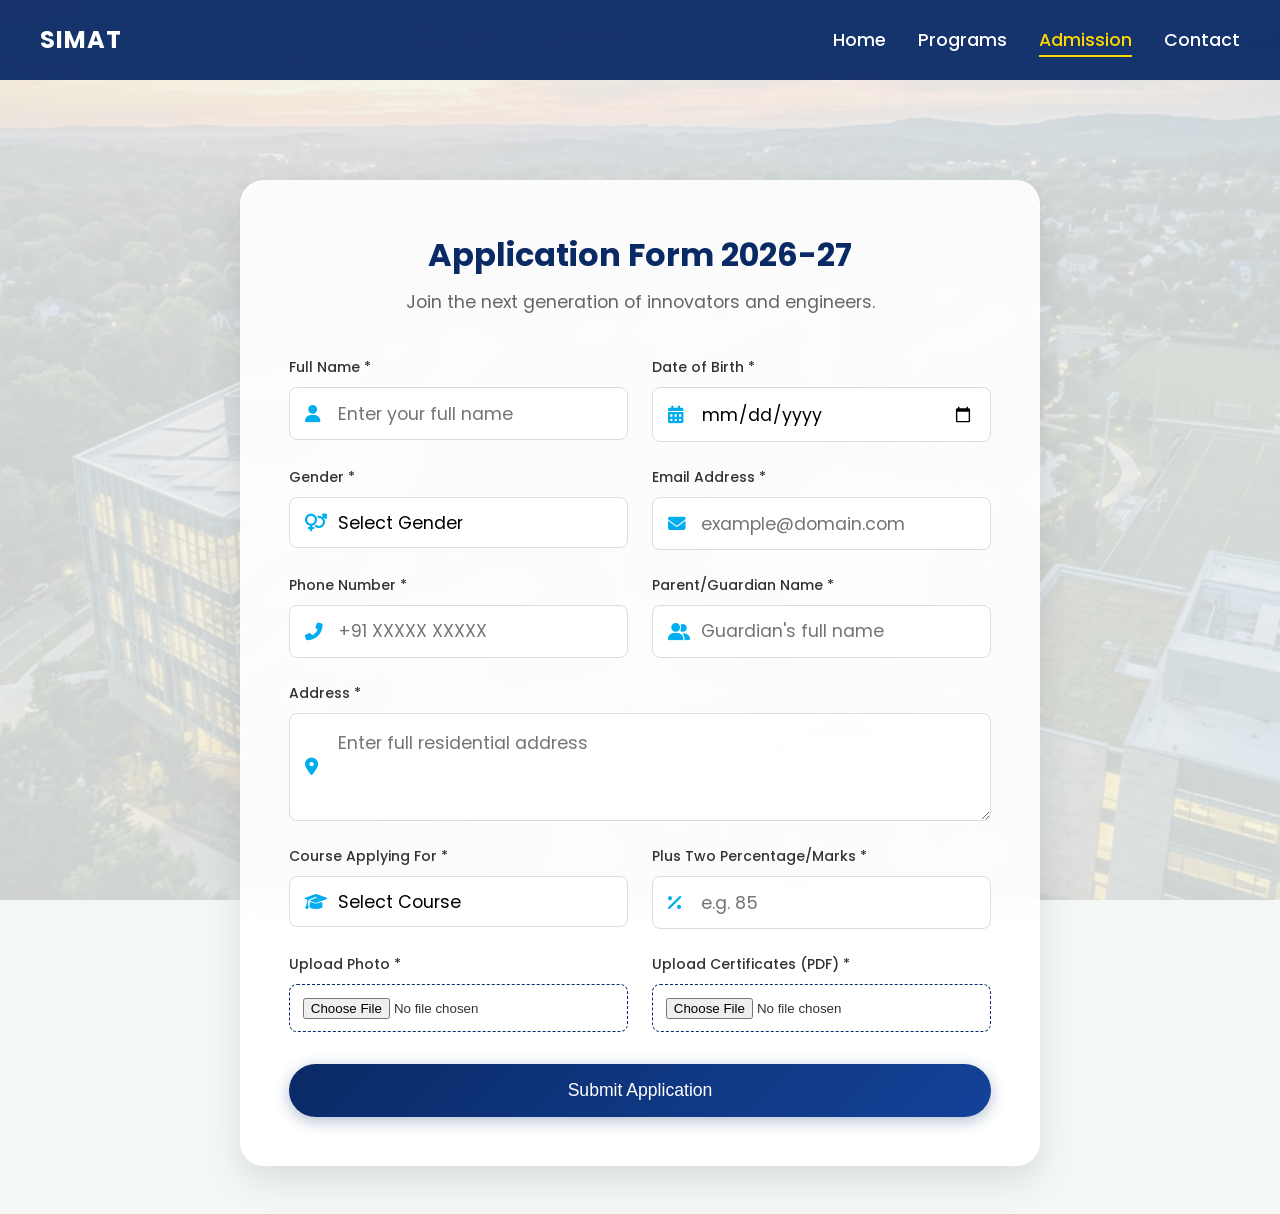
<file: admission.html>
<!DOCTYPE html>
<html lang="en">
<head>
    <meta charset="UTF-8">
    <meta name="viewport" content="width=device-width, initial-scale=1.0">
    <title>Admission - SIMAT</title>
    
    <!-- Google Fonts -->
    <link rel="preconnect" href="https://fonts.googleapis.com">
    <link rel="preconnect" href="https://fonts.gstatic.com" crossorigin>
    <link href="https://fonts.googleapis.com/css2?family=Poppins:wght@300;400;500;600;700;800&display=swap" rel="stylesheet">
    
    <!-- Font Awesome -->
    <link rel="stylesheet" href="https://cdnjs.cloudflare.com/ajax/libs/font-awesome/6.4.0/css/all.min.css">
    
    <!-- Custom CSS -->
    <link rel="stylesheet" href="style.css">
</head>
<body class="admission-page-body">

    <!-- Preloader -->
    <div id="preloader">
        <div class="loader"></div>
    </div>

    <!-- Header / Navbar -->
    <header class="header scroll-header" id="header" style="background: rgba(10, 42, 102, 0.95);">
        <nav class="navbar container">
            <a href="index.html" class="logo">
                <span class="logo-text">SIMAT</span>
            </a>
            
            <div class="nav-menu" id="nav-menu">
                <ul class="nav-list">
                    <li class="nav-item"><a href="index.html#home" class="nav-link">Home</a></li>
                    <li class="nav-item"><a href="index.html#programs" class="nav-link">Programs</a></li>
                    <li class="nav-item"><a href="admission.html" class="nav-link active-link">Admission</a></li>
                    <li class="nav-item"><a href="index.html#contact" class="nav-link">Contact</a></li>
                </ul>
                <div class="nav-close" id="nav-close">
                    <i class="fas fa-times"></i>
                </div>
            </div>

            <div class="nav-toggle" id="nav-toggle">
                <i class="fas fa-bars"></i>
            </div>
        </nav>
    </header>

    <main class="main admission-main">
        <section class="section admission-form-section">
            <div class="container">
                <div class="admission-wrapper glass-card reveal-up">
                    <div class="form-header">
                        <h2>Application Form 2026-27</h2>
                        <p>Join the next generation of innovators and engineers.</p>
                    </div>

                    <form id="admissionForm" class="admission-form">
                        <div class="form-grid">
                            <div class="input-group">
                                <label for="fullName">Full Name *</label>
                                <div class="input-field">
                                    <i class="fas fa-user"></i>
                                    <input type="text" id="fullName" name="fullName" required placeholder="Enter your full name">
                                </div>
                            </div>
                            
                            <div class="input-group">
                                <label for="dob">Date of Birth *</label>
                                <div class="input-field">
                                    <i class="fas fa-calendar-alt"></i>
                                    <input type="date" id="dob" name="dob" required>
                                </div>
                            </div>

                            <div class="input-group">
                                <label for="gender">Gender *</label>
                                <div class="input-field">
                                    <i class="fas fa-venus-mars"></i>
                                    <select id="gender" name="gender" required>
                                        <option value="" disabled selected>Select Gender</option>
                                        <option value="male">Male</option>
                                        <option value="female">Female</option>
                                        <option value="other">Other</option>
                                    </select>
                                </div>
                            </div>

                            <div class="input-group">
                                <label for="email">Email Address *</label>
                                <div class="input-field">
                                    <i class="fas fa-envelope"></i>
                                    <input type="email" id="email" name="email" required placeholder="example@domain.com">
                                </div>
                            </div>

                            <div class="input-group">
                                <label for="phone">Phone Number *</label>
                                <div class="input-field">
                                    <i class="fas fa-phone-alt"></i>
                                    <input type="tel" id="phone" name="phone" required placeholder="+91 XXXXX XXXXX" pattern="[0-9\+\-\s]+">
                                </div>
                            </div>

                            <div class="input-group">
                                <label for="guardianName">Parent/Guardian Name *</label>
                                <div class="input-field">
                                    <i class="fas fa-user-friends"></i>
                                    <input type="text" id="guardianName" name="guardianName" required placeholder="Guardian's full name">
                                </div>
                            </div>

                            <div class="input-group full-width">
                                <label for="address">Address *</label>
                                <div class="input-field">
                                    <i class="fas fa-map-marker-alt"></i>
                                    <textarea id="address" name="address" required placeholder="Enter full residential address" rows="3"></textarea>
                                </div>
                            </div>

                            <div class="input-group">
                                <label for="course">Course Applying For *</label>
                                <div class="input-field">
                                    <i class="fas fa-graduation-cap"></i>
                                    <select id="course" name="course" required>
                                        <option value="" disabled selected>Select Course</option>
                                        <option value="cse">Computer Science & Engineering</option>
                                        <option value="ece">Electronics & Communication</option>
                                        <option value="eee">Electrical & Electronics</option>
                                        <option value="ce">Civil Engineering</option>
                                        <option value="me">Mechanical Engineering</option>
                                        <option value="aids">Artificial Intelligence & Data Science</option>
                                        <option value="rai">Robotics & Artificial Intelligence</option>
                                    </select>
                                </div>
                            </div>

                            <div class="input-group">
                                <label for="percentage">Plus Two Percentage/Marks *</label>
                                <div class="input-field">
                                    <i class="fas fa-percentage"></i>
                                    <input type="number" id="percentage" name="percentage" required min="0" max="100" placeholder="e.g. 85">
                                </div>
                            </div>

                            <div class="input-group">
                                <label for="photo">Upload Photo *</label>
                                <div class="file-upload">
                                    <input type="file" id="photo" name="photo" accept="image/*" required>
                                </div>
                            </div>

                            <div class="input-group">
                                <label for="certificates">Upload Certificates (PDF) *</label>
                                <div class="file-upload">
                                    <input type="file" id="certificates" name="certificates" accept=".pdf" required>
                                </div>
                            </div>
                        </div>

                        <button type="submit" class="btn btn-primary btn-block submit-btn">Submit Application</button>
                    </form>
                </div>
            </div>
        </section>
    </main>

    <!-- Success Modal -->
    <div class="modal" id="successModal">
        <div class="modal-content glass-card">
            <div class="modal-icon">
                <i class="fas fa-check-circle"></i>
            </div>
            <h2>Application Submitted Successfully!</h2>
            <p>Thank you for applying to Sreepathy Institute of Management and Technology. Our admission team will contact you soon.</p>
            <div class="redirect-msg">Redirecting to home in <span id="countdown">3</span> seconds...</div>
            <button class="btn btn-primary" id="closeModal">Close</button>
        </div>
    </div>

    <!-- Custom JS -->
    <script src="script.js"></script>
</body>
</html>
</file>
<file: style.css>
/* ================= GOOGLE FONTS ================= */
@import url('https://fonts.googleapis.com/css2?family=Poppins:wght@300;400;500;600;700;800&display=swap');

/* ================= VARIABLES ================= */
:root {
  --primary-color: #0A2A66; /* Navy Blue */
  --secondary-color: #00AEEF;
  --accent-color: #FFD700;
  --text-color: #333333;
  --text-color-light: #666666;
  --bg-color: #FFFFFF;
  --bg-color-light: #f4f7f6;
  --white: #FFFFFF;
  
  --body-font: 'Poppins', sans-serif;
  
  --h1-size: 2.5rem;
  --h2-size: 2rem;
  --h3-size: 1.5rem;
  --normal-size: 1rem;
  --small-size: 0.875rem;
  
  --font-light: 300;
  --font-regular: 400;
  --font-medium: 500;
  --font-semi-bold: 600;
  --font-bold: 700;
  
  --z-tooltip: 10;
  --z-fixed: 100;
  --z-modal: 1000;
  
  --transition: .3s ease-in-out;
  --box-shadow: 0 10px 30px rgba(0, 0, 0, 0.1);
}

@media screen and (min-width: 968px) {
  :root {
    --h1-size: 4rem;
    --h2-size: 2.5rem;
    --h3-size: 1.75rem;
    --normal-size: 1.1rem;
  }
}

/* ================= BASE ================= */
* {
  box-sizing: border-box;
  margin: 0;
  padding: 0;
}

html {
  scroll-behavior: smooth;
}

body {
  font-family: var(--body-font);
  font-size: var(--normal-size);
  background-color: var(--bg-color);
  color: var(--text-color);
  line-height: 1.6;
  overflow-x: hidden;
}

ul {
  list-style: none;
}

a {
  text-decoration: none;
  color: inherit;
}

img {
  max-width: 100%;
  height: auto;
  display: block;
}

.container {
  max-width: 1200px;
  margin-left: 1.5rem;
  margin-right: 1.5rem;
}

.grid {
  display: grid;
  gap: 1.5rem;
}

.section {
  padding: 5rem 0 3rem;
}

.section-title {
  font-size: var(--h2-size);
  color: var(--primary-color);
  text-align: center;
  margin-bottom: 0.5rem;
  font-weight: var(--font-bold);
}

.section-subtitle {
  text-align: center;
  color: var(--text-color-light);
  margin-bottom: 3rem;
}

.bg-light {
  background-color: var(--bg-color-light);
}

.mt-2 {
  margin-top: 2rem;
}

/* ================= BUTTONS ================= */
.btn {
  display: inline-block;
  padding: 0.8rem 2rem;
  border-radius: 50px;
  font-weight: var(--font-medium);
  transition: var(--transition);
  cursor: pointer;
  border: none;
  text-align: center;
}

.btn-primary {
  background: linear-gradient(135deg, var(--primary-color), #144299);
  color: var(--white);
  box-shadow: 0 4px 15px rgba(10, 42, 102, 0.3);
}

.btn-primary:hover {
  transform: translateY(-3px);
  box-shadow: 0 8px 25px rgba(10, 42, 102, 0.4);
}

.btn-secondary {
  background: var(--secondary-color);
  color: var(--white);
  box-shadow: 0 4px 15px rgba(0, 174, 239, 0.3);
}

.btn-secondary:hover {
  transform: translateY(-3px);
  box-shadow: 0 8px 25px rgba(0, 174, 239, 0.4);
}

.btn-outline {
  background: transparent;
  border: 2px solid var(--primary-color);
  color: var(--primary-color);
}

.btn-outline:hover {
  background: var(--primary-color);
  color: var(--white);
}

.btn-block {
  display: block;
  width: 100%;
}

.pulse-btn {
  animation: pulse 2s infinite;
}

@keyframes pulse {
  0% { transform: scale(1); box-shadow: 0 0 0 0 rgba(10, 42, 102, 0.7); }
  70% { transform: scale(1.05); box-shadow: 0 0 0 10px rgba(10, 42, 102, 0); }
  100% { transform: scale(1); box-shadow: 0 0 0 0 rgba(10, 42, 102, 0); }
}

/* Glassmorphism */
.glass-card {
  background: rgba(255, 255, 255, 0.7);
  backdrop-filter: blur(10px);
  -webkit-backdrop-filter: blur(10px);
  border: 1px solid rgba(255, 255, 255, 0.3);
  box-shadow: var(--box-shadow);
  border-radius: 1rem;
}

/* ================= HEADER & NAV ================= */
.header {
  width: 100%;
  position: fixed;
  top: 0;
  left: 0;
  z-index: var(--z-fixed);
  transition: var(--transition);
  background: transparent;
}

.header.scroll-header {
  background: rgba(255, 255, 255, 0.9);
  backdrop-filter: blur(10px);
  box-shadow: 0 2px 10px rgba(0,0,0,0.1);
}

.header.scroll-header .logo-text,
.header.scroll-header .nav-link,
.header.scroll-header .nav-toggle {
  color: var(--primary-color);
}

.navbar {
  height: 80px;
  display: flex;
  justify-content: space-between;
  align-items: center;
}

.logo-text {
  font-size: 1.5rem;
  font-weight: var(--font-bold);
  color: var(--white);
  letter-spacing: 1px;
  transition: var(--transition);
}

.nav-toggle {
  color: var(--white);
  font-size: 1.5rem;
  cursor: pointer;
  display: none;
  transition: var(--transition);
}

.nav-list {
  display: flex;
  column-gap: 2rem;
}

.nav-link {
  color: var(--white);
  font-weight: var(--font-medium);
  transition: var(--transition);
  position: relative;
}

.nav-link::after {
  content: '';
  position: absolute;
  bottom: -5px;
  left: 0;
  width: 0;
  height: 2px;
  background-color: var(--accent-color);
  transition: var(--transition);
}

.nav-link:hover::after,
.active-link::after {
  width: 100%;
}

.nav-link:hover,
.active-link {
  color: var(--accent-color) !important;
}

.nav-close {
  display: none;
}

@media screen and (max-width: 968px) {
  .nav-menu {
    position: fixed;
    top: -100%;
    left: 0;
    width: 100%;
    background: rgba(255, 255, 255, 0.95);
    backdrop-filter: blur(10px);
    padding: 3rem 0;
    box-shadow: 0 2px 10px rgba(0,0,0,0.1);
    transition: .4s;
    border-radius: 0 0 1.5rem 1.5rem;
  }
  
  .show-menu {
    top: 0;
  }
  
  .nav-list {
    flex-direction: column;
    align-items: center;
    row-gap: 1.5rem;
  }
  
  .nav-link {
    color: var(--primary-color);
    font-size: 1.2rem;
  }
  
  .nav-close {
    display: block;
    position: absolute;
    top: 1.5rem;
    right: 1.5rem;
    font-size: 1.5rem;
    color: var(--primary-color);
    cursor: pointer;
  }
  
  .nav-toggle {
    display: block;
  }
}

/* ================= HERO SECTION ================= */
.hero {
  position: relative;
  height: 100vh;
  min-height: 600px;
  display: flex;
  align-items: center;
  padding: 0;
}

.hero-bg {
  position: absolute;
  top: 0;
  left: 0;
  width: 100%;
  height: 100%;
  background-size: cover;
  background-position: center;
  z-index: -2;
}

.hero-overlay {
  position: absolute;
  top: 0;
  left: 0;
  width: 100%;
  height: 100%;
  background: linear-gradient(to right, rgba(10, 42, 102, 0.8), rgba(0, 0, 0, 0.5));
  z-index: -1;
}

.hero-container {
  width: 100%;
}

.hero-content {
  color: var(--white);
  max-width: 800px;
}

.hero-title {
  font-size: var(--h1-size);
  font-weight: var(--font-bold);
  line-height: 1.2;
  margin-bottom: 1rem;
  color: var(--white);
}

.hero-subtitle {
  font-size: var(--h3-size);
  font-weight: var(--font-light);
  margin-bottom: 2rem;
  color: #e0e0e0;
}

.hero-buttons {
  display: flex;
  gap: 1rem;
  flex-wrap: wrap;
}

.hero-stats {
  display: flex;
  gap: 2rem;
  margin-top: 4rem;
  flex-wrap: wrap;
}

.stat-item {
  display: flex;
  align-items: center;
  gap: 0.5rem;
  color: var(--white);
}

.stat-number {
  font-size: 2.5rem;
  font-weight: var(--font-bold);
  color: var(--accent-color);
}

.stat-plus {
  font-size: 2rem;
  font-weight: var(--font-bold);
  color: var(--accent-color);
}

.stat-text {
  font-size: var(--small-size);
  line-height: 1.2;
}

.stat-icon {
  font-size: 2rem;
  color: var(--accent-color);
}

/* ================= ABOUT SECTION ================= */
.about-container {
  grid-template-columns: 1fr;
  align-items: center;
  row-gap: 3rem;
}

@media screen and (min-width: 968px) {
  .about-container {
    grid-template-columns: 1fr 1fr;
    column-gap: 4rem;
  }
}

.about-data {
  text-align: left;
}

.about-data .section-title {
  text-align: left;
}

.about-description {
  margin-bottom: 2rem;
  color: var(--text-color-light);
}

.about-mission {
  display: flex;
  flex-direction: column;
  gap: 1.5rem;
  margin-bottom: 2rem;
}

.mission-item {
  display: flex;
  gap: 1rem;
}

.mission-icon {
  font-size: 2rem;
  color: var(--secondary-color);
}

.mission-item h4 {
  color: var(--primary-color);
  margin-bottom: 0.25rem;
}

.mission-item p {
  font-size: var(--small-size);
  color: var(--text-color-light);
}

.about-images {
  position: relative;
}

.about-img-box {
  position: relative;
  width: 100%;
  max-width: 500px;
  margin: 0 auto;
}

.about-img {
  border-radius: 1rem;
  box-shadow: var(--box-shadow);
}

.about-card {
  position: absolute;
  padding: 1rem;
  display: flex;
  align-items: center;
  gap: 0.5rem;
  bottom: 2rem;
  left: -2rem;
  animation: float 4s ease-in-out infinite;
}

.card-2 {
  bottom: auto;
  top: 2rem;
  left: auto;
  right: -2rem;
  animation-delay: 2s;
}

.card-icon {
  width: 40px;
  height: 40px;
  background: var(--primary-color);
  color: var(--white);
  border-radius: 50%;
  display: flex;
  justify-content: center;
  align-items: center;
  font-size: 1.2rem;
}

@keyframes float {
  0% { transform: translateY(0px); }
  50% { transform: translateY(-15px); }
  100% { transform: translateY(0px); }
}

/* ================= PROGRAMS SECTION ================= */
.programs-grid {
  grid-template-columns: repeat(auto-fit, minmax(280px, 1fr));
}

.program-card {
  background: var(--white);
  padding: 2rem;
  border-radius: 1rem;
  box-shadow: 0 5px 15px rgba(0,0,0,0.05);
  transition: var(--transition);
  border-bottom: 4px solid transparent;
}

.program-card:hover {
  transform: translateY(-10px);
  box-shadow: var(--box-shadow);
  border-bottom-color: var(--secondary-color);
}

.program-icon {
  width: 60px;
  height: 60px;
  background: rgba(0, 174, 239, 0.1);
  color: var(--secondary-color);
  border-radius: 50%;
  display: flex;
  justify-content: center;
  align-items: center;
  font-size: 1.5rem;
  margin-bottom: 1.5rem;
  transition: var(--transition);
}

.program-card:hover .program-icon {
  background: var(--secondary-color);
  color: var(--white);
}

.program-title {
  font-size: 1.2rem;
  color: var(--primary-color);
  margin-bottom: 1rem;
}

.program-desc {
  font-size: var(--small-size);
  color: var(--text-color-light);
  margin-bottom: 1.5rem;
}

.program-link {
  color: var(--primary-color);
  font-weight: var(--font-medium);
  font-size: var(--small-size);
  display: inline-flex;
  align-items: center;
  gap: 0.5rem;
  transition: var(--transition);
}

.program-link:hover {
  color: var(--secondary-color);
  gap: 0.8rem;
}

/* ================= CAMPUS LIFE ================= */
.campus-grid {
  grid-template-columns: repeat(auto-fit, minmax(300px, 1fr));
  gap: 2rem;
}

.campus-card {
  position: relative;
  border-radius: 1rem;
  overflow: hidden;
  cursor: pointer;
  height: 250px;
}

.campus-img {
  width: 100%;
  height: 100%;
}

.campus-img img {
  width: 100%;
  height: 100%;
  object-fit: cover;
  transition: transform 0.5s ease;
}

.campus-overlay {
  position: absolute;
  top: 0;
  left: 0;
  width: 100%;
  height: 100%;
  background: linear-gradient(to top, rgba(10, 42, 102, 0.9), rgba(0,0,0,0.1));
  display: flex;
  align-items: flex-end;
  padding: 1.5rem;
  opacity: 0.8;
  transition: var(--transition);
}

.campus-overlay h3 {
  color: var(--white);
  transform: translateY(20px);
  transition: var(--transition);
}

.campus-card:hover img {
  transform: scale(1.1);
}

.campus-card:hover .campus-overlay {
  opacity: 1;
}

.campus-card:hover .campus-overlay h3 {
  transform: translateY(0);
}

/* ================= ACHIEVEMENTS ================= */
.gradient-bg {
  background: linear-gradient(135deg, var(--primary-color), #00AEEF);
  color: var(--white);
}

.achievements-grid {
  grid-template-columns: repeat(auto-fit, minmax(200px, 1fr));
  text-align: center;
}

.achievement-item {
  padding: 2rem;
}

.achievement-icon {
  font-size: 3rem;
  color: var(--accent-color);
  margin-bottom: 1rem;
}

.achievement-item h2 {
  font-size: 3rem;
  display: inline-block;
}

.achievement-item .plus {
  font-size: 2.5rem;
  font-weight: bold;
  color: var(--accent-color);
}

.achievement-item p {
  font-size: 1.1rem;
  margin-top: 0.5rem;
}

/* ================= GALLERY ================= */
.gallery-grid {
  grid-template-columns: repeat(auto-fit, minmax(250px, 1fr));
  gap: 1rem;
}

.gallery-item {
  position: relative;
  border-radius: 0.5rem;
  overflow: hidden;
  height: 200px;
  cursor: pointer;
}

.gallery-item img {
  width: 100%;
  height: 100%;
  object-fit: cover;
  transition: var(--transition);
}

.gallery-overlay {
  position: absolute;
  top: 0;
  left: 0;
  width: 100%;
  height: 100%;
  background: rgba(10, 42, 102, 0.7);
  display: flex;
  justify-content: center;
  align-items: center;
  opacity: 0;
  transition: var(--transition);
}

.gallery-overlay i {
  color: var(--white);
  font-size: 2rem;
  transform: scale(0);
  transition: var(--transition);
}

.gallery-item:hover img {
  transform: scale(1.1);
}

.gallery-item:hover .gallery-overlay {
  opacity: 1;
}

.gallery-item:hover .gallery-overlay i {
  transform: scale(1);
}

/* Lightbox */
.lightbox {
  position: fixed;
  top: 0;
  left: 0;
  width: 100%;
  height: 100%;
  background: rgba(0, 0, 0, 0.9);
  z-index: var(--z-modal);
  display: none;
  justify-content: center;
  align-items: center;
}

.lightbox.active {
  display: flex;
}

.lightbox-content {
  max-width: 90%;
  max-height: 90vh;
  border-radius: 0.5rem;
  animation: zoomIn 0.3s ease;
}

.lightbox-close {
  position: absolute;
  top: 2rem;
  right: 2rem;
  color: var(--white);
  font-size: 3rem;
  cursor: pointer;
  transition: var(--transition);
}

.lightbox-close:hover {
  color: var(--accent-color);
}

@keyframes zoomIn {
  from { transform: scale(0.8); opacity: 0; }
  to { transform: scale(1); opacity: 1; }
}

/* ================= TESTIMONIALS ================= */
.testimonial-container {
  max-width: 800px;
  margin: 0 auto;
  position: relative;
  overflow: hidden;
  padding-bottom: 3rem;
}

.testimonial-wrapper {
  display: flex;
  transition: transform 0.5s ease-in-out;
}

.testimonial-slide {
  min-width: 100%;
  padding: 1rem;
}

.testimonial-card {
  padding: 3rem;
  text-align: center;
  position: relative;
}

.quote-icon {
  font-size: 3rem;
  color: rgba(0, 174, 239, 0.2);
  position: absolute;
  top: 1.5rem;
  left: 2rem;
}

.testimonial-text {
  font-size: 1.1rem;
  font-style: italic;
  margin-bottom: 2rem;
  position: relative;
  z-index: 1;
}

.testimonial-author {
  display: flex;
  align-items: center;
  justify-content: center;
  gap: 1rem;
}

.testimonial-author img {
  width: 60px;
  height: 60px;
  border-radius: 50%;
  object-fit: cover;
  border: 3px solid var(--secondary-color);
}

.testimonial-author h4 {
  color: var(--primary-color);
  font-size: 1.1rem;
}

.testimonial-author span {
  font-size: var(--small-size);
  color: var(--text-color-light);
}

.testimonial-controls {
  display: flex;
  justify-content: center;
  align-items: center;
  gap: 1.5rem;
  margin-top: 1rem;
}

.control-btn {
  background: var(--white);
  border: none;
  width: 40px;
  height: 40px;
  border-radius: 50%;
  box-shadow: 0 4px 10px rgba(0,0,0,0.1);
  color: var(--primary-color);
  cursor: pointer;
  transition: var(--transition);
}

.control-btn:hover {
  background: var(--primary-color);
  color: var(--white);
}

.testimonial-dots {
  display: flex;
  gap: 0.5rem;
}

.dot {
  width: 10px;
  height: 10px;
  background: #ccc;
  border-radius: 50%;
  cursor: pointer;
  transition: var(--transition);
}

.dot.active {
  background: var(--primary-color);
  transform: scale(1.3);
}

/* ================= ADMISSION ================= */
.admission-grid {
  grid-template-columns: 1fr;
  row-gap: 3rem;
}

@media screen and (min-width: 968px) {
  .admission-grid {
    grid-template-columns: 1fr 1fr;
    column-gap: 4rem;
    align-items: center;
  }
}

.admission-desc {
  margin-bottom: 2rem;
  font-size: 1.1rem;
}

.admission-features {
  margin-bottom: 2.5rem;
}

.admission-features li {
  display: flex;
  align-items: center;
  gap: 0.8rem;
  margin-bottom: 1rem;
}

.admission-features i {
  color: var(--secondary-color);
  font-size: 1.2rem;
}

.admission-info {
  padding: 3rem;
  background: linear-gradient(135deg, rgba(255,255,255,0.9), rgba(255,255,255,0.6));
}

.admission-info h3 {
  color: var(--primary-color);
  margin-bottom: 2rem;
  font-size: 1.5rem;
  border-bottom: 2px solid var(--accent-color);
  display: inline-block;
  padding-bottom: 0.5rem;
}

.info-group {
  margin-bottom: 1.5rem;
}

.info-group h4 {
  color: var(--text-color);
  margin-bottom: 0.5rem;
}

.info-group p {
  color: var(--text-color-light);
  font-size: var(--small-size);
}

.contact-team i {
  color: var(--secondary-color);
  margin-right: 0.5rem;
}

/* ================= CONTACT ================= */
.contact-grid {
  grid-template-columns: 1fr;
  margin-bottom: 3rem;
}

@media screen and (min-width: 968px) {
  .contact-grid {
    grid-template-columns: 1fr 1.5fr;
    column-gap: 4rem;
  }
}

.contact-card {
  display: flex;
  gap: 1.5rem;
  margin-bottom: 2rem;
  padding: 1.5rem;
  background: var(--white);
  border-radius: 0.5rem;
  box-shadow: 0 4px 15px rgba(0,0,0,0.05);
  transition: var(--transition);
}

.contact-card:hover {
  transform: translateX(10px);
  border-left: 4px solid var(--primary-color);
}

.contact-icon {
  font-size: 2rem;
  color: var(--secondary-color);
}

.contact-card h3 {
  font-size: 1.2rem;
  margin-bottom: 0.5rem;
  color: var(--primary-color);
}

.contact-card p {
  color: var(--text-color-light);
  font-size: var(--small-size);
}

.social-links {
  display: flex;
  gap: 1rem;
}

.social-icon {
  width: 40px;
  height: 40px;
  background: var(--white);
  border-radius: 50%;
  display: flex;
  justify-content: center;
  align-items: center;
  color: var(--primary-color);
  box-shadow: 0 4px 10px rgba(0,0,0,0.1);
  transition: var(--transition);
}

.social-icon:hover {
  background: var(--primary-color);
  color: var(--white);
  transform: translateY(-5px);
}

.contact-form {
  background: var(--white);
  padding: 3rem;
  border-radius: 1rem;
  box-shadow: var(--box-shadow);
}

.form-group {
  margin-bottom: 1.5rem;
}

.form-control {
  width: 100%;
  padding: 1rem 1.5rem;
  border: 1px solid #ddd;
  border-radius: 0.5rem;
  font-family: var(--body-font);
  font-size: var(--normal-size);
  transition: var(--transition);
  outline: none;
}

.form-control:focus {
  border-color: var(--secondary-color);
  box-shadow: 0 0 0 3px rgba(0, 174, 239, 0.1);
}

.map-container {
  border-radius: 1rem;
  overflow: hidden;
  box-shadow: var(--box-shadow);
}

/* ================= FOOTER ================= */
.footer {
  background: var(--primary-color);
  color: #fff;
  padding: 4rem 0 0;
}

.footer-grid {
  grid-template-columns: repeat(auto-fit, minmax(200px, 1fr));
  row-gap: 3rem;
  padding-bottom: 3rem;
}

.footer-logo {
  font-size: 2rem;
  font-weight: var(--font-bold);
  color: var(--white);
  margin-bottom: 1rem;
  display: inline-block;
}

.footer-desc {
  color: #c9d5ec;
  font-size: var(--small-size);
  margin-bottom: 1.5rem;
}

.footer-title {
  font-size: 1.2rem;
  margin-bottom: 1.5rem;
  position: relative;
  padding-bottom: 0.5rem;
}

.footer-title::after {
  content: '';
  position: absolute;
  bottom: 0;
  left: 0;
  width: 40px;
  height: 2px;
  background: var(--accent-color);
}

.footer-links li {
  margin-bottom: 0.8rem;
}

.footer-links a {
  color: #c9d5ec;
  transition: var(--transition);
  display: inline-flex;
  align-items: center;
  gap: 0.5rem;
}

.footer-links i {
  font-size: 0.8rem;
  color: var(--accent-color);
}

.footer-links a:hover {
  color: var(--accent-color);
  transform: translateX(5px);
}

.footer-bottom {
  text-align: center;
  padding: 1.5rem;
  border-top: 1px solid rgba(255,255,255,0.1);
  background: #081f4d;
}

.footer-bottom p {
  color: #c9d5ec;
  font-size: var(--small-size);
}

/* ================= UTILITIES ================= */
/* Back to Top */
.back-to-top {
  position: fixed;
  right: 2rem;
  bottom: -20%;
  background: var(--primary-color);
  color: var(--white);
  width: 45px;
  height: 45px;
  border-radius: 50%;
  display: flex;
  justify-content: center;
  align-items: center;
  font-size: 1.2rem;
  z-index: var(--z-tooltip);
  transition: .4s;
  opacity: 0;
  visibility: hidden;
  box-shadow: 0 4px 10px rgba(0,0,0,0.2);
}

.back-to-top.show-scroll {
  bottom: 2rem;
  opacity: 1;
  visibility: visible;
}

.back-to-top:hover {
  background: var(--secondary-color);
  transform: translateY(-5px);
}

/* Preloader */
#preloader {
  position: fixed;
  top: 0;
  left: 0;
  width: 100%;
  height: 100%;
  background: var(--white);
  z-index: 9999;
  display: flex;
  justify-content: center;
  align-items: center;
  transition: 0.5s ease;
}

.loader {
  width: 50px;
  height: 50px;
  border: 5px solid rgba(10, 42, 102, 0.2);
  border-top-color: var(--primary-color);
  border-radius: 50%;
  animation: spin 1s linear infinite;
}

@keyframes spin {
  to { transform: rotate(360deg); }
}

/* Scroll Reveal Classes */
.reveal-up {
  opacity: 0;
  transform: translateY(50px);
  transition: all 0.8s ease;
}

.reveal-up.active {
  opacity: 1;
  transform: translateY(0);
}

.reveal-left {
  opacity: 0;
  transform: translateX(-50px);
  transition: all 0.8s ease;
}

.reveal-left.active {
  opacity: 1;
  transform: translateX(0);
}

.reveal-right {
  opacity: 0;
  transform: translateX(50px);
  transition: all 0.8s ease;
}

.reveal-right.active {
  opacity: 1;
  transform: translateX(0);
}

.reveal-scale {
  opacity: 0;
  transform: scale(0.8);
  transition: all 0.8s ease;
}

.reveal-scale.active {
  opacity: 1;
  transform: scale(1);
}

/* For initial hero load */
.reveal-text {
  opacity: 0;
  transform: translateY(30px);
  animation: fadeUp 1s ease forwards;
}

.reveal-fade {
  opacity: 0;
  animation: fadeIn 1.5s ease forwards;
}

.delay-1 { animation-delay: 0.3s; }
.delay-2 { animation-delay: 0.6s; }
.delay-3 { animation-delay: 0.9s; }

@keyframes fadeUp {
  to { opacity: 1; transform: translateY(0); }
}

@keyframes fadeIn {
  to { opacity: 1; }
}

/* Container Media Query Fixes */
@media screen and (min-width: 1200px) {
  .container {
    margin-left: auto;
    margin-right: auto;
  }
}

/* ================= ADMISSION PAGE ================= */
.admission-page-body {
  background: var(--bg-color-light);
  background-image: url('assets/images/campus_hero.png');
  background-size: cover;
  background-position: center;
  background-attachment: fixed;
  position: relative;
}

.admission-page-body::before {
  content: '';
  position: absolute;
  top: 0;
  left: 0;
  width: 100%;
  height: 100%;
  background: rgba(244, 247, 246, 0.85); /* Light overlay */
  z-index: -1;
}

.admission-main {
  padding-top: 100px;
}

.admission-wrapper {
  max-width: 800px;
  margin: 0 auto;
  padding: 3rem;
  background: rgba(255, 255, 255, 0.9);
  border-radius: 1.5rem;
  box-shadow: 0 15px 35px rgba(0, 0, 0, 0.1);
  border: 1px solid rgba(255, 255, 255, 0.5);
}

.form-header {
  text-align: center;
  margin-bottom: 2.5rem;
}

.form-header h2 {
  color: var(--primary-color);
  font-size: 2rem;
  margin-bottom: 0.5rem;
}

.form-header p {
  color: var(--text-color-light);
}

.form-grid {
  display: grid;
  grid-template-columns: 1fr;
  gap: 1.5rem;
  margin-bottom: 2rem;
}

@media screen and (min-width: 768px) {
  .form-grid {
    grid-template-columns: 1fr 1fr;
  }
  .full-width {
    grid-column: 1 / -1;
  }
}

.input-group label {
  display: block;
  font-weight: var(--font-medium);
  margin-bottom: 0.5rem;
  color: var(--text-color);
  font-size: var(--small-size);
}

.input-field {
  position: relative;
  display: flex;
  align-items: center;
}

.input-field i {
  position: absolute;
  left: 1rem;
  color: var(--secondary-color);
  font-size: 1.1rem;
}

.input-field input,
.input-field select,
.input-field textarea {
  width: 100%;
  padding: 0.8rem 1rem 0.8rem 3rem;
  border: 1px solid #ddd;
  border-radius: 0.5rem;
  font-family: var(--body-font);
  font-size: var(--normal-size);
  background: rgba(255, 255, 255, 0.8);
  transition: var(--transition);
  outline: none;
}

.input-field select {
  appearance: none;
  cursor: pointer;
}

.input-field textarea {
  resize: vertical;
  padding-top: 1rem;
}

.input-field input:focus,
.input-field select:focus,
.input-field textarea:focus {
  border-color: var(--secondary-color);
  box-shadow: 0 0 0 3px rgba(0, 174, 239, 0.1);
  background: #fff;
}

.file-upload input {
  width: 100%;
  padding: 0.8rem;
  border: 1px dashed var(--primary-color);
  border-radius: 0.5rem;
  background: rgba(255, 255, 255, 0.5);
  cursor: pointer;
}

.submit-btn {
  font-size: 1.1rem;
  padding: 1rem;
}

/* Modal */
.modal {
  position: fixed;
  top: 0;
  left: 0;
  width: 100%;
  height: 100%;
  background: rgba(0, 0, 0, 0.5);
  z-index: var(--z-modal);
  display: flex;
  justify-content: center;
  align-items: center;
  opacity: 0;
  visibility: hidden;
  transition: var(--transition);
}

.modal.active {
  opacity: 1;
  visibility: visible;
}

.modal-content {
  background: #fff;
  padding: 3rem;
  border-radius: 1rem;
  text-align: center;
  max-width: 500px;
  width: 90%;
  transform: scale(0.8);
  transition: var(--transition);
}

.modal.active .modal-content {
  transform: scale(1);
}

.modal-icon {
  font-size: 4rem;
  color: #28a745;
  margin-bottom: 1.5rem;
  animation: bounceIn 0.8s ease;
}

.modal-content h2 {
  color: var(--primary-color);
  margin-bottom: 1rem;
}

.modal-content p {
  color: var(--text-color-light);
  margin-bottom: 1.5rem;
}

.redirect-msg {
  font-size: var(--small-size);
  color: var(--secondary-color);
  margin-bottom: 1.5rem;
  font-weight: var(--font-medium);
}

@keyframes bounceIn {
  0% { transform: scale(0); }
  50% { transform: scale(1.2); }
  100% { transform: scale(1); }
}
</file>
